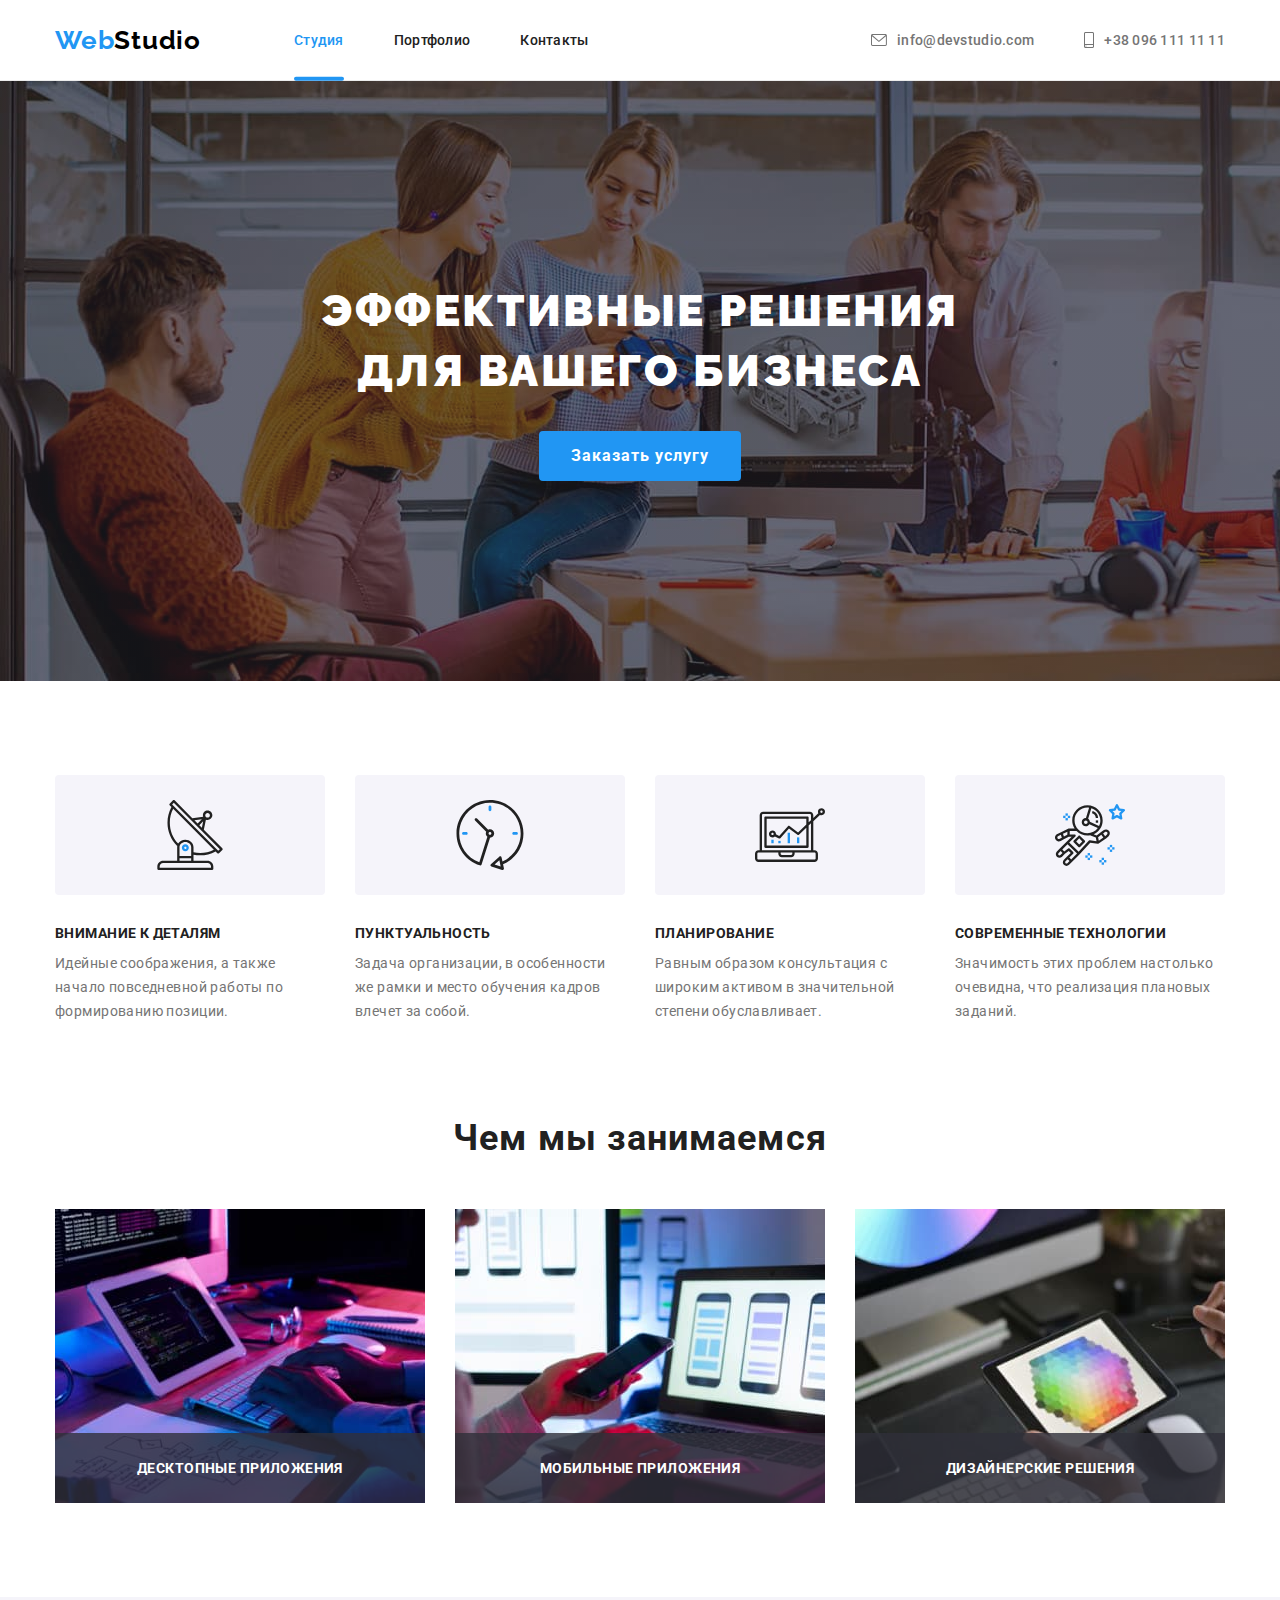
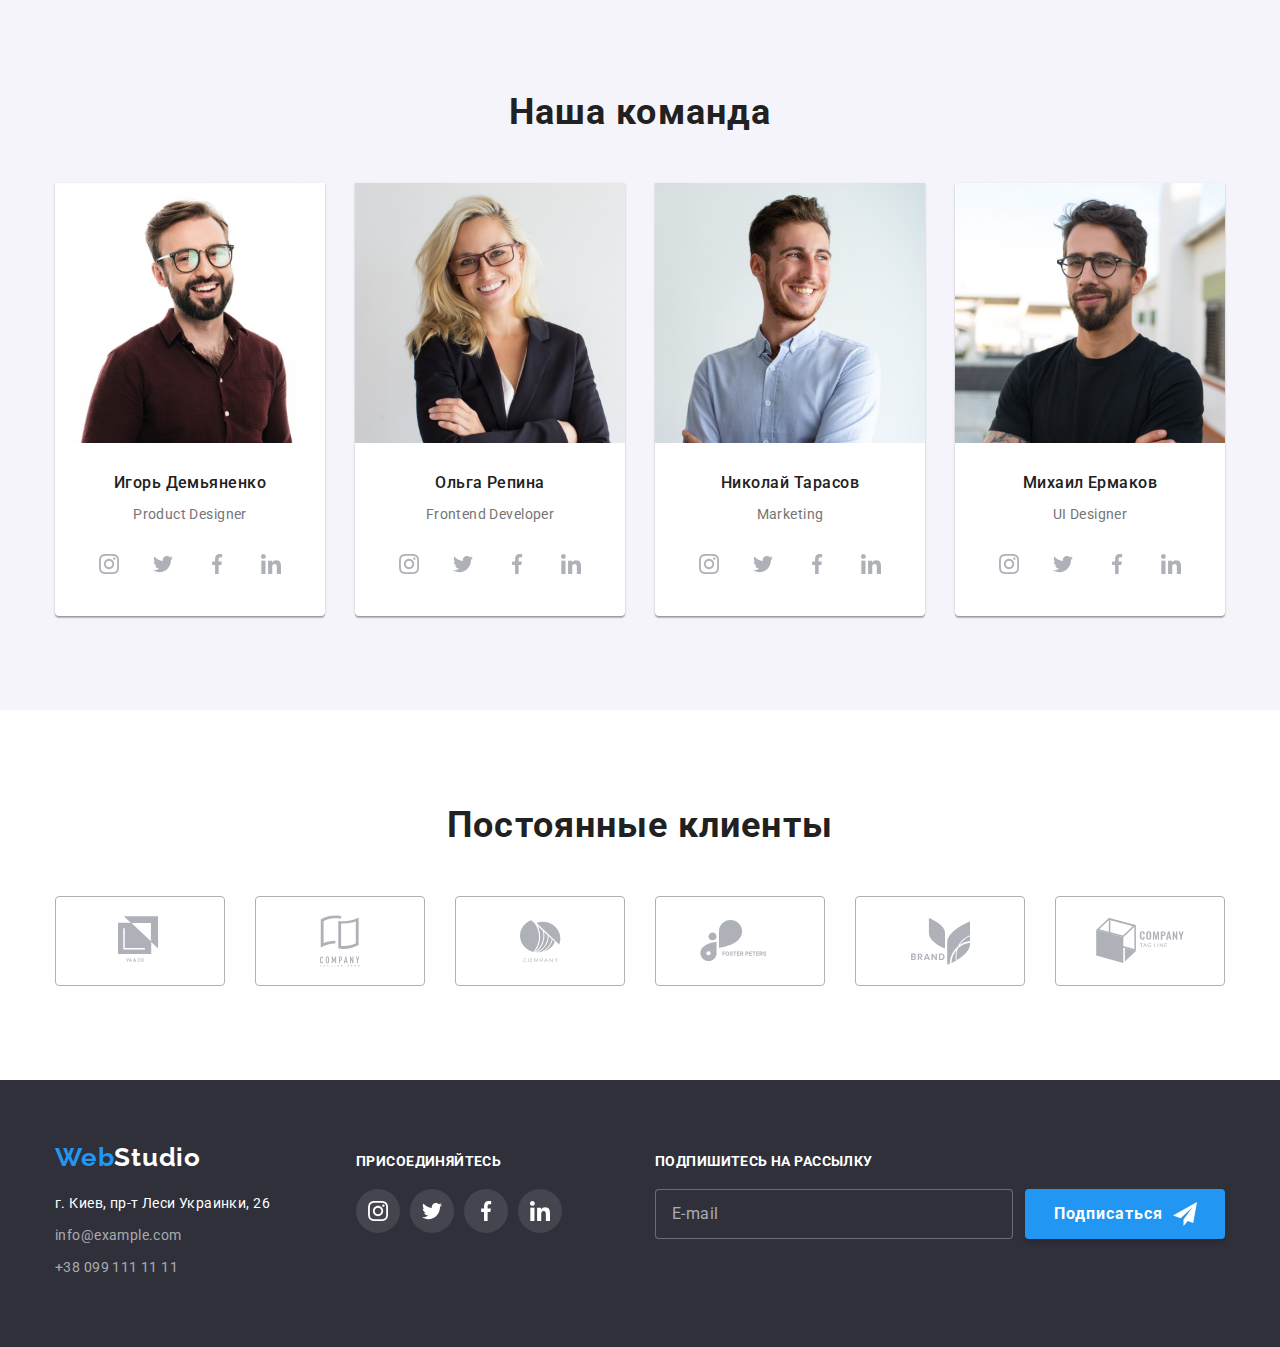
<file: index.html>
<!DOCTYPE html>
<html lang="ru">
  <head>
    <meta charset="UTF-8" />
    <meta name="viewport" content="width=device-width, initial-scale=1.0" />
    <title>WebStudio</title>
    <link rel="preconnect" href="https://fonts.gstatic.com" />
    <link
      href="https://fonts.googleapis.com/css2?family=Raleway:wght@700&family=Roboto:wght@400;500;700;900&display=swap"
      rel="stylesheet"
    />
    <link
      rel="stylesheet"
      href="https://cdnjs.cloudflare.com/ajax/libs/modern-normalize/0.6.0/modern-normalize.min.css"
    />
    <link
    rel="stylesheet"
    href="https://cdnjs.cloudflare.com/ajax/libs/animate.css/4.1.1/animate.min.css"
  />
    <link rel="stylesheet" href="style.css" />
  </head>
  <body class="page">
    <!-- Шапка сайта -->
    <header class="page-header">
    <div class="container">
        <nav class="main-nav">
          <a href="" class="logo animate__fadeInLeft"> <span class="logo-part">Web</span>Studio </a>
          <ul class="page-nav">
            <li><a href="./index.html" class="current">Студия</a></li>
            <li><a href="./portfolio.html">Портфолио</a></li>
            <li><a href="">Контакты</a></li>
          </ul>
          <ul class="upper-contacts">
            <li><a href="mailto:info@devstudio.com" class="mail-link"><svg class="mail-icon" width="16px" height="12px">
              <use href="./images/sprite.svg#icon-envelope"></use>
            </svg>info@devstudio.com</a></li>
            <li><a href="tel:+380961111111" class="phone-link"><svg class="phone-icon" width="10px" height="16px">
              <use href="./images/sprite.svg#icon-smartphone"></use>
            </svg>+38 096 111 11 11</a></li>
          </ul>
        </nav>
        </div>
      </header>
    <main>
      <!-- Герой -->
      <div class="overlay">
        <section class="hero-section">
          <div class="container">
            <h1 class="hero-title">
              Эффективные решения<br />
              для вашего бизнеса
            </h1>
            <button type="button" class="btn" data-modal-open>Заказать услугу</button>
          </div>
        </section>
      </div>
      <section class="about-section">
        <div class="container">
          <h2 class="visually-hidden">Преимущества</h2>
          <ul class="about-list">
            <li>
              <div class="box"><svg class="box-icon" width="70px" height="70px"><use href="./images/sprite.svg#icon-antenna"></use></svg></div>
              <h3 class="subtitle">Внимание к деталям</h3>
              <p class="description">
                Идейные соображения, а также начало повседневной работы по
                формированию позиции.
              </p>
            </li>
            <li>
              <div class="box"><svg class="box-icon" width="70px" height="70px"><use href="./images/sprite.svg#icon-clock"></use></svg></div>
              <h3 class="subtitle">Пунктуальность</h3>
              <p class="description">
                Задача организации, в особенности же рамки и место обучения
                кадров влечет за собой.
              </p>
            </li>
            <li>
              <div class="box"><svg class="box-icon" width="70px" height="70px"><use href="./images/sprite.svg#icon-diagram"></use></svg></div>
              <h3 class="subtitle">Планирование</h3>
              <p class="description">
                Равным образом консультация с широким активом в значительной
                степени обуславливает.
              </p>
            </li>
            <li>
              <div class="box"><svg class="box-icon" width="70px" height="70px"><use href="./images/sprite.svg#icon-astronaut"></use></svg></div>
              <h3 class="subtitle">Современные технологии</h3>
              <p class="description">
                Значимость этих проблем настолько очевидна, что реализация
                плановых заданий.
              </p>
            </li>
          </ul>
        </div>
      </section>
      <!-- Деятельность -->
      <section class="section">
        <div class="container">
          <h2 class="section-title">Чем мы занимаемся</h2>
          <ul class="activity-list">
            <li>
              <div class="activity-thumb">
              <img
                src="./images/box1.jpg"
                width="370"
                height="274"
                alt="Руки печатают по клавиатуре"
              />
              <div class="activity-overlay">
                <h3 class="subtitle activity">Десктопные приложения</h3>
              </div>
              </div>
            </li>
            <li>
              <div class="activity-thumb">
              <img
                src="./images/box2.jpg"
                width="370"
                height="274"
                alt="Телефон в руке"
              />
              <div class="activity-overlay">
               <h3 class="subtitle activity">Мобильные приложения</h3>
              </div>
              </div>
            </li>
            <li>
              <div class="activity-thumb">
              <img
                src="./images/box3.jpg"
                width="370"
                height="274"
                alt="Планшет в руке"
              />
              <div class="activity-overlay">
                <h3 class="subtitle activity">Дизайнерские решения</h3></div>
              </div>
            </li>
          </ul>
        </div>
      </section>
      <!-- Команда -->
      <section class="section team">
        <div class="container">
          <h2 class="section-title team">Наша команда</h2>
          <ul class="team-list">
            <li class="team-item">
              <img
                src="./images/igor_demyanenko.jpg"
                width="270"
                height="260"
                alt="Игорь Демьяненко"
              />
              <h3>Игорь Демьяненко</h3>
              <p class="description" lang="en">Product Designer</p>
              <ul class="social-list">
                <li class="social-item">
                  <a href="" class="social-link">
                    <svg class="social-icon">
                      <use href="./images/sprite.svg#icon-instagram"></use>
                    </svg>
                  </a>
                </li>
                <li class="social-item">
                  <a href="" class="social-link">
                    <svg class="social-icon">
                      <use href="./images/sprite.svg#icon-twitter"></use>
                    </svg>
                  </a>
                </li>
                <li class="social-item">
                  <a href="" class="social-link">
                    <svg class="social-icon">
                      <use href="./images/sprite.svg#icon-facebook"></use>
                    </svg>
                  </a>
                </li>
                <li class="social-item">
                  <a href="" class="social-link">
                    <svg class="social-icon">
                      <use href="./images/sprite.svg#icon-linkedin"></use>
                    </svg>
                  </a>
                </li>
              </ul>
            </li>
            <li class="team-item">
              <img
                src="./images/olga_repina.jpg"
                width="270"
                height="260"
                alt="Ольга Репина"
              />
              <h3>Ольга Репина</h3>
              <p class="description" lang="en">Frontend Developer</p>
               <ul class="social-list">
                <li class="social-item">
                  <a href="" class="social-link">
                    <svg class="social-icon">
                      <use href="./images/sprite.svg#icon-instagram"></use>
                    </svg>
                  </a>
                </li>
                <li class="social-item">
                  <a href="" class="social-link">
                    <svg class="social-icon">
                      <use href="./images/sprite.svg#icon-twitter"></use>
                    </svg>
                  </a>
                </li>
                <li class="social-item">
                  <a href="" class="social-link">
                    <svg class="social-icon">
                      <use href="./images/sprite.svg#icon-facebook"></use>
                    </svg>
                  </a>
                </li>
                <li class="social-item">
                  <a href="" class="social-link">
                    <svg class="social-icon">
                      <use href="./images/sprite.svg#icon-linkedin"></use>
                    </svg>
                  </a>
                </li>
              </ul>
            </li>
            </li>
            <li class="team-item">
              <img
                src="./images/nikolay_tarasov.jpg"
                width="270"
                height="260"
                alt="Николай Тарасов"
              />
              <h3>Николай Тарасов</h3>
              <p class="description" lang="en">Marketing</p>
               <ul class="social-list">
                <li class="social-item">
                  <a href="" class="social-link">
                    <svg class="social-icon">
                      <use href="./images/sprite.svg#icon-instagram"></use>
                    </svg>
                  </a>
                </li>
                <li class="social-item">
                  <a href="" class="social-link">
                    <svg class="social-icon">
                      <use href="./images/sprite.svg#icon-twitter"></use>
                    </svg>
                  </a>
                </li>
                <li class="social-item">
                  <a href="" class="social-link">
                    <svg class="social-icon">
                      <use href="./images/sprite.svg#icon-facebook"></use>
                    </svg>
                  </a>
                </li>
                <li class="social-item">
                  <a href="" class="social-link">
                    <svg class="social-icon">
                      <use href="./images/sprite.svg#icon-linkedin"></use>
                    </svg>
                  </a>
                </li>
              </ul>
            </li>
            </li>
            <li class="team-item">
              <img
                src="./images/mikhail_jermakov.jpg"
                width="270"
                height="260"
                alt="Михаил Ермаков"
              />
              <h3>Михаил Ермаков</h3>
              <p class="description" lang="en">UI Designer</p>
               <ul class="social-list">
                <li class="social-item">
                  <a href="" class="social-link">
                    <svg class="social-icon">
                      <use href="./images/sprite.svg#icon-instagram"></use>
                    </svg>
                  </a>
                </li>
                <li class="social-item">
                  <a href="" class="social-link">
                    <svg class="social-icon">
                      <use href="./images/sprite.svg#icon-twitter"></use>
                    </svg>
                  </a>
                </li>
                <li class="social-item">
                  <a href="" class="social-link">
                    <svg class="social-icon">
                      <use href="./images/sprite.svg#icon-facebook"></use>
                    </svg>
                  </a>
                </li>
                <li class="social-item">
                  <a href="" class="social-link">
                    <svg class="social-icon">
                      <use href="./images/sprite.svg#icon-linkedin"></use>
                    </svg>
                  </a>
                </li>
              </ul>
            </li>
            </li>
          </ul>
        </div>
      </section>
      <section class="section">
        <div class="container">
         <h2 class="section-title">Постоянные клиенты</h2>
         <ul class="clients-list">
           <li class="client"><a href="" class="client-link"><svg class="client-icon" width="44.27px" height="49.23px"
          ><use href="./images/sprite.svg#icon-client1"></use></svg></a></li>
           <li class="client"><a href="" class="client-link"><svg class="client-icon" width="40px" height="52px"
          ><use href="./images/sprite.svg#icon-client2"></use></svg></a></li>
           <li class="client"><a href="" class="client-link"><svg class="client-icon" width="41px" height="42.6px"
          ><use href="./images/sprite.svg#icon-client3"></use></svg></a></li>
           <li class="client"><a href="" class="client-link"><svg class="client-icon" width="79.66px" height="42.02px"
          ><use href="./images/sprite.svg#icon-client4"></use></svg></a></li>
           <li class="client"><a href="" class="client-link"><svg class="client-icon" width="59px" height="47px"
          ><use href="./images/sprite.svg#icon-client5"></use></svg></a></li>
           <li class="client"><a href="" class="client-link"><svg class="client-icon" width="88.48px" height="45.44px"
          ><use href="./images/sprite.svg#icon-client6"></use></svg></a></li>
         </ul>
        </div>
      </section>
    </main>
    <div class="backdrop is-hidden" data-modal>
      <div class="modal">
        <p class="modal-title">Оставьте свои данные, мы вам перезвоним
        </p>

         <form class="form">
           <label class="label">Имя
             <span class="input-wrapper">
             <input type="text" class="input-field" name="user-name" required>
             <svg class="user-icon" width="18px" height="18px"
          ><use href="./images/sprite.svg#user"></use></svg>
          </span>
           </label>
            <label class="label">Телефон
              <span class="input-wrapper">
             <input type="tel" class="input-field" name="user-tel" required>
             <svg class="user-icon" width="18px" height="18px"
          ><use href="./images/sprite.svg#phone"></use></svg>
          </span>
           </label>
           <label class="label">Почта
             <span class="input-wrapper">
             <input type="email" class="input-field" name="user-email" required>
             <svg class="user-icon" width="18px" height="18px"
          ><use href="./images/sprite.svg#email"></use></svg>
          </span>
           </label>
           <label class="label message">Комментарий
             <textarea name="message-field" class="message-field" placeholder="Введите текст
            "></textarea>
           </label>
           <input type="checkbox" class="checkbox visually-hidden" name="policy-field"  value="accept-policy" id="policy">
           
           <label for="policy" class="policy-label">Соглашаюсь с рассылкой и принимаю&nbsp; <a href="" class="policy-link"> Условия договора</a></label>
           <button type="submit" class="btn modal-submit">Отправить</button>
         </form>
        

        <button type="button" class="close-btn" data-modal-close>
          <svg class="close-icon" width="12px" height="12px">
            <use href="./images/sprite.svg#close"></use>
          </svg>
        </button>
      </div>
    </div>
    <!-- Подвал -->
    <footer class="page-footer">
      <div class="container">
        <div class="footer-flex">
        <div class="footer-contacts">
        <a href="" class="logo footer">
          <span class="logo-part">Web</span>Studio
        </a>
        <address class="bottom-contacts">
          <p>г. Киев, пр-т Леси Украинки, 26</p>
          <a href="mailto:info@example.com">info@example.com</a>
          <a href="tel:+380991111111">+38 099 111 11 11</a>
        </address>
        </div>
        <div class="footer-social">
          <p class="join">Присоединяйтесь</p>
          <ul class="social-list footer">
                <li class="social-item-footer">
                  <a href="" class="social-link-footer">
                    <svg class="social-icon-footer">
                      <use href="./images/sprite.svg#icon-instagram"></use>
                    </svg>
                  </a>
                </li>
                <li class="social-item-footer">
                  <a href="" class="social-link-footer">
                    <svg class="social-icon-footer">
                      <use href="./images/sprite.svg#icon-twitter"></use>
                    </svg>
                  </a>
                </li>
                <li class="social-item-footer">
                  <a href="" class="social-link-footer">
                    <svg class="social-icon-footer">
                      <use href="./images/sprite.svg#icon-facebook"></use>
                    </svg>
                  </a>
                </li>
                <li class="social-item-footer">
                  <a href="" class="social-link-footer">
                    <svg class="social-icon-footer">
                      <use href="./images/sprite.svg#icon-linkedin"></use>
                    </svg>
                  </a>
                </li>
              </ul>
        </div>
         <div class="footer-subscribe">
            <p class="join">Подпишитесь на рассылку</p>
            <form class="footer-form">
              <input
                type="email"
                name="email"
                placeholder="E-mail"
                class="email-input"
              />

              <button type="submit" class="btn footer">
                Подписаться<svg class="send-icon" width="24" height="24">
                  <use href="./images/sprite.svg#send"></use>
                </svg>
              </button>
            </form>
          </div>
        </div>
      </div>
    </footer>
    <script src="./js/modal.js"></script>
  </body>
</html>
</file>
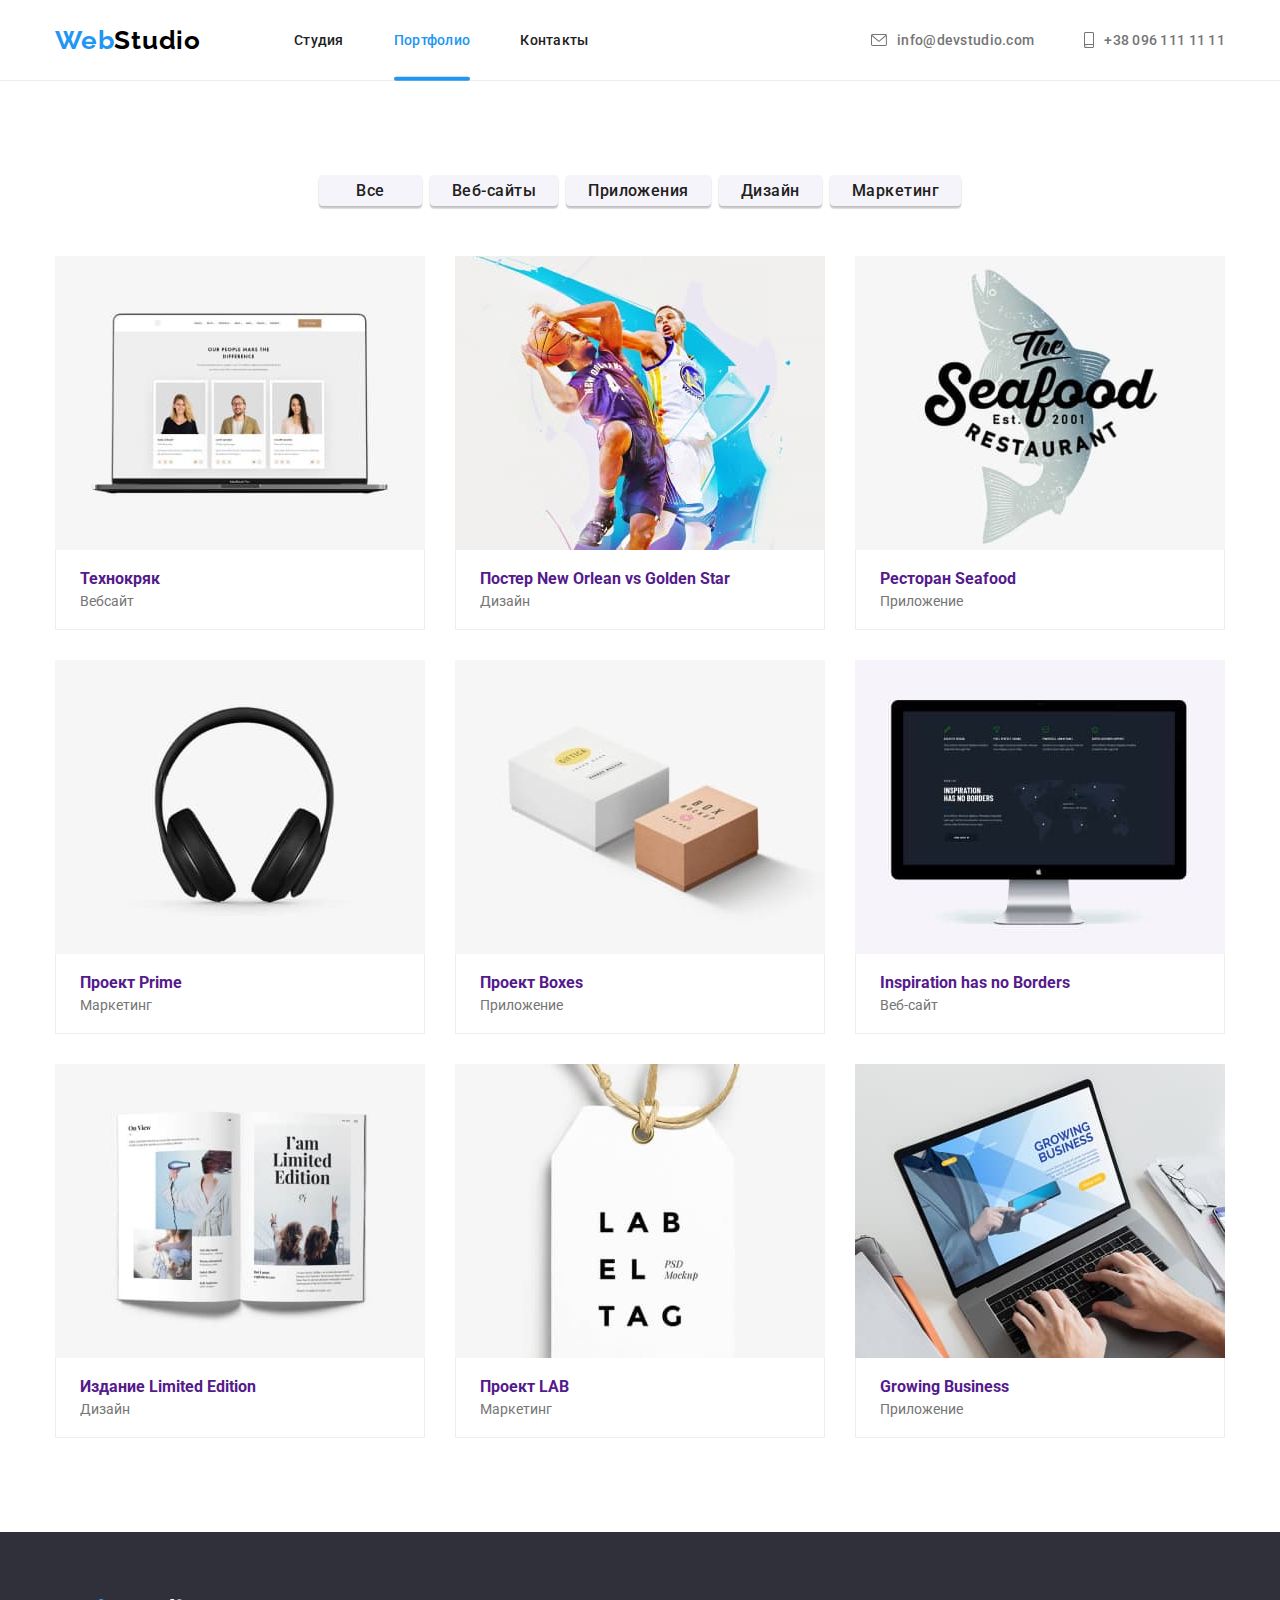
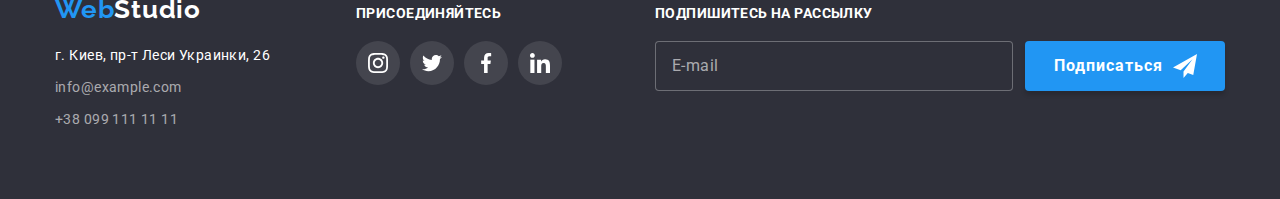
<file: portfolio.html>
<!DOCTYPE html>
<html lang="ru">
  <head>
    <meta charset="UTF-8" />
    <meta name="viewport" content="width=device-width, initial-scale=1.0" />
    <title>Portfolio</title>
    <link rel="preconnect" href="https://fonts.gstatic.com" />
    <link
      href="https://fonts.googleapis.com/css2?family=Raleway:wght@700&family=Roboto:wght@400;500;700;900&display=swap"
      rel="stylesheet"
    />
    <link
      rel="stylesheet"
      href="https://cdnjs.cloudflare.com/ajax/libs/modern-normalize/0.6.0/modern-normalize.min.css"
    />
    <link
      rel="stylesheet"
      href="https://cdnjs.cloudflare.com/ajax/libs/animate.css/4.1.1/animate.min.css"
    />
    <link rel="stylesheet" href="style.css" />
  </head>
  <body class="page">
    <!-- Шапка сайта -->
    <header class="page-header portfolio">
      <div class="container">
        <nav class="main-nav">
          <a href="" class="logo animate__fadeInLeft">
            <span class="logo-part">Web</span>Studio
          </a>
          <ul class="page-nav">
            <li><a href="./index.html">Студия</a></li>
            <li><a href="./portfolio.html" class="current">Портфолио</a></li>
            <li><a href="">Контакты</a></li>
          </ul>
          <ul class="upper-contacts">
            <li>
              <a href="mailto:info@devstudio.com" class="mail-link"
                ><svg class="mail-icon" width="16px" height="12px">
                  <use href="./images/sprite.svg#icon-envelope"></use></svg
                >info@devstudio.com</a
              >
            </li>
            <li>
              <a href="tel:+380961111111" class="phone-link"
                ><svg class="phone-icon" width="10px" height="16px">
                  <use href="./images/sprite.svg#icon-smartphone"></use></svg
                >+38 096 111 11 11</a
              >
            </li>
          </ul>
        </nav>
      </div>
    </header>
    <main>
      <section class="portfolio">
        <div class="container">
          <h2 class="visually-hidden">Портфолио</h2>
          <div class="portfolio-nav">
            <ul class="nav-list">
              <li>
                <button type="button" class="button">Все</button>
              </li>
              <li>
                <button type="button" class="button">Веб-сайты</button>
              </li>
              <li>
                <button type="button" class="button">Приложения</button>
              </li>
              <li>
                <button type="button" class="button">Дизайн</button>
              </li>
              <li>
                <button type="button" class="button">Маркетинг</button>
              </li>
            </ul>
          </div>
          <div class="projects">
            <ul class="projects-list">
              <li>
                <div class="card">
                  <a href="" class="project-link">
                    <div class="card-wrapper">
                      <img
                        src="./images/website1.jpg"
                        width="370"
                        height="294"
                        alt="Интернет страница открыта на компьютере"
                      />
                      <p class="card-overlay">
                        Технокряк это современная площадка распространения
                        коронавируса. Компании используют эту платформу для
                        цифрового шпионажа и атак на защищённые сервера
                        конкурентов.
                      </p>
                    </div>
                    <div class="card-content">
                      <h3>Технокряк</h3>
                      <p>Вебсайт</p>
                    </div>
                  </a>
                </div>
              </li>
              <li>
                <div class="card">
                  <a href="" class="project-link">
                    <div class="card-wrapper">
                      <img
                        src="./images/design1.jpg"
                        width="370"
                        height="294"
                        alt="Баскетболисты бросают мяч"
                      />
                      <p class="card-overlay">
                        Технокряк это современная площадка распространения
                        коронавируса. Компании используют эту платформу для
                        цифрового шпионажа и атак на защищённые сервера
                        конкурентов.
                      </p>
                    </div>
                    <div class="card-content">
                      <h3>
                        Постер <span lang="en"> New Orlean vs Golden Star</span>
                      </h3>
                      <p>Дизайн</p>
                    </div>
                  </a>
                </div>
              </li>
              <li>
                <div class="card">
                  <a href="" class="project-link">
                    <div class="card-wrapper">
                      <img
                        src="./images/app1.jpg"
                        width="370"
                        height="294"
                        alt="Логотип ресторана"
                      />
                      <p class="card-overlay">
                        Технокряк это современная площадка распространения
                        коронавируса. Компании используют эту платформу для
                        цифрового шпионажа и атак на защищённые сервера
                        конкурентов.
                      </p>
                    </div>
                    <div class="card-content">
                      <h3>Ресторан <span lang="en">Seafood</span></h3>
                      <p>Приложение</p>
                    </div>
                  </a>
                </div>
              </li>
              <li>
                <div class="card">
                  <a href="" class="project-link">
                    <div class="card-wrapper">
                      <img
                        src="./images/marketing1.jpg"
                        width="370"
                        height="294"
                        alt="Наушники"
                      />
                      <p class="card-overlay">
                        Технокряк это современная площадка распространения
                        коронавируса. Компании используют эту платформу для
                        цифрового шпионажа и атак на защищённые сервера
                        конкурентов.
                      </p>
                    </div>
                    <div class="card-content">
                      <h3>Проект <span lang="en">Prime</span></h3>
                      <p>Маркетинг</p>
                    </div>
                  </a>
                </div>
              </li>
              <li>
                <div class="card">
                  <a href="" class="project-link">
                    <div class="card-wrapper">
                      <img
                        src="./images/app2.jpg"
                        width="370"
                        height="294"
                        alt="Белый и коричневый ящики"
                      />
                      <p class="card-overlay">
                        Технокряк это современная площадка распространения
                        коронавируса. Компании используют эту платформу для
                        цифрового шпионажа и атак на защищённые сервера
                        конкурентов.
                      </p>
                    </div>
                    <div class="card-content">
                      <h3>Проект <span>Boxes</span></h3>
                      <p>Приложение</p>
                    </div>
                  </a>
                </div>
              </li>
              <li>
                <div class="card">
                  <a href="" class="project-link">
                    <div class="card-wrapper">
                      <img
                        src="./images/website2.jpg"
                        width="370"
                        height="294"
                        alt="Монитор"
                      />
                      <p class="card-overlay">
                        Технокряк это современная площадка распространения
                        коронавируса. Компании используют эту платформу для
                        цифрового шпионажа и атак на защищённые сервера
                        конкурентов.
                      </p>
                    </div>
                    <div class="card-content">
                      <h3 lang="en">Inspiration has no Borders</h3>
                      <p>Веб-сайт</p>
                    </div>
                  </a>
                </div>
              </li>
              <li>
                <div class="card">
                  <a href="" class="project-link">
                    <div class="card-wrapper">
                      <img
                        src="./images/design2.jpg"
                        width="370"
                        height="294"
                        alt="Открытая книга"
                      />
                      <p class="card-overlay">
                        Технокряк это современная площадка распространения
                        коронавируса. Компании используют эту платформу для
                        цифрового шпионажа и атак на защищённые сервера
                        конкурентов.
                      </p>
                    </div>
                    <div class="card-content">
                      <h3>Издание <span lang="en">Limited Edition</span></h3>
                      <p>Дизайн</p>
                    </div>
                  </a>
                </div>
              </li>
              <li>
                <div class="card">
                  <a href="" class="project-link">
                    <div class="card-wrapper">
                      <img
                        src="./images/marketing2.jpg"
                        width="370"
                        height="294"
                        alt="Бирка"
                      />
                      <p class="card-overlay">
                        Технокряк это современная площадка распространения
                        коронавируса. Компании используют эту платформу для
                        цифрового шпионажа и атак на защищённые сервера
                        конкурентов.
                      </p>
                    </div>
                    <div class="card-content">
                      <h3>Проект <span lang="en">LAB</span></h3>
                      <p>Маркетинг</p>
                    </div>
                  </a>
                </div>
              </li>
              <li>
                <div class="card">
                  <a href="" class="project-link">
                    <div class="card-wrapper">
                      <img
                        src="./images/app3.jpg"
                        width="370"
                        height="294"
                        alt="Руки печатают по клавиатуре"
                      />
                      <p class="card-overlay">
                        Технокряк это современная площадка распространения
                        коронавируса. Компании используют эту платформу для
                        цифрового шпионажа и атак на защищённые сервера
                        конкурентов.
                      </p>
                    </div>
                    <div class="card-content">
                      <h3 lang="en">Growing Business</h3>
                      <p>Приложение</p>
                    </div>
                  </a>
                </div>
              </li>
            </ul>
          </div>
        </div>
      </section>
    </main>
    <!-- Подвал -->
    <footer class="page-footer">
      <div class="container">
        <div class="footer-flex">
          <div class="footer-contacts">
            <a href="" class="logo footer">
              <span class="logo-part">Web</span>Studio
            </a>
            <address class="bottom-contacts">
              <p>г. Киев, пр-т Леси Украинки, 26</p>
              <a href="mailto:info@example.com">info@example.com</a>
              <a href="tel:+380991111111">+38 099 111 11 11</a>
            </address>
          </div>
          <div class="footer-social">
            <p class="join">Присоединяйтесь</p>
            <ul class="social-list footer">
              <li class="social-item-footer">
                <a href="" class="social-link-footer">
                  <svg class="social-icon-footer">
                    <use href="./images/sprite.svg#icon-instagram"></use>
                  </svg>
                </a>
              </li>
              <li class="social-item-footer">
                <a href="" class="social-link-footer">
                  <svg class="social-icon-footer">
                    <use href="./images/sprite.svg#icon-twitter"></use>
                  </svg>
                </a>
              </li>
              <li class="social-item-footer">
                <a href="" class="social-link-footer">
                  <svg class="social-icon-footer">
                    <use href="./images/sprite.svg#icon-facebook"></use>
                  </svg>
                </a>
              </li>
              <li class="social-item-footer">
                <a href="" class="social-link-footer">
                  <svg class="social-icon-footer">
                    <use href="./images/sprite.svg#icon-linkedin"></use>
                  </svg>
                </a>
              </li>
            </ul>
          </div>
          <div class="footer-subscribe">
            <p class="join">Подпишитесь на рассылку</p>
            <form class="footer-form">
              <input
                type="email"
                name="email"
                placeholder="E-mail"
                class="email-input"
              />

              <button type="submit" class="btn footer">
                Подписаться<svg class="send-icon" width="24" height="24">
                  <use href="./images/sprite.svg#send"></use>
                </svg>
              </button>
            </form>
          </div>
        </div>
      </div>
    </footer>
  </body>
</html>
</file>
<file: style.css>
/* цвет основного текста #212121 */
/* вторичный цвет текста #FFFFFF */
/* акцент текста #757575 */
/* акцент текста снизу rgba(255, 255, 255, 0.6) */
/* цвет акцент #2196F3 */
/* фоновый цвет #FFFFFF #E5E5E5 */
/* доп фоновый цвет #F5F4FA */

/* Основной шрифт Roboto 400 */
/*  Навигация и имена команды Roboto 500 */
/* Заголовки и кнопка Roboto 700 */
/* Заголовок героя Roboto 900 */
/* Лого Raleway 700 */

:root {
  /* colors */
  --primary-text-color: #212121;
  --secondary-text-color: #757575;
  --accent-color: #2196f3;
  --additional-white-color: #ffffff;
  --additional-black-color: #000000;
  --footer-link-color: rgba(255, 255, 255, 0.6);
  --primary-bg-color: #ffffff;
  --hero-bg-color: #2f303a;
  --additional-bg-color: #f5f4fa;
  /* fonts */
  --main-font: "Roboto", sans-serif;
  --secondary-font: "Raleway", sans-serif;
  --main-font-size: 14px;
  --secondary-font-size: 16px;
  --title-font-size: 36px;
}

/* глобальные */

html {
  box-sizing: border-box;
}

*,
*::before,
*::after {
  box-sizing: inherit;
}

body,
h1,
h2,
h3,
h4,
h5,
p,
ul {
  margin: 0;
  padding: 0;
}

ul {
  list-style: none;
}

a {
  text-decoration: none;
  transition: 250ms cubic-bezier(0.4, 0, 0.2, 1);
}

button {
  transition: 250ms cubic-bezier(0.4, 0, 0.2, 1);
  cursor: pointer;
}

/* a:visited,
a:active {
  color: var(--primary-text-color);
} */

img {
  display: block;
  max-width: 100%;
  height: auto;
}

.page {
  background-color: #ffffff;
  color: var(--primary-text-color);
  font-family: var(--main-font);
  font-size: var(--main-font-size);
}

.container {
  width: 1200px;
  padding-left: 15px;
  padding-right: 15px;
  margin: 0 auto;
  /* outline: 2px solid black; */
}

/* лого */

.logo {
  color: var(--additional-black-color);
  font-family: var(--secondary-font);
  font-style: normal;
  font-weight: bold;
  font-size: 26px;
  line-height: 31px;
  letter-spacing: 0.03em;

  animation-duration: 1000ms;
}

.logo-part {
  color: var(--accent-color);
}

/* навигация */

.page-header {
  /* max-width: 1600px;
  margin: 0px auto; */
  border-bottom: 1px solid #ececec;
}

.page-nav {
  margin-left: 93px;
}

.upper-contacts {
  margin-left: auto;
}

.mail-link,
.phone-link {
  display: flex;
  align-items: center;
  justify-content: center;
}

.mail-icon,
.phone-icon {
  margin-right: 10px;
  fill: currentColor;
}

.page-nav,
.upper-contacts {
  font-style: normal;
  font-weight: 500;
  line-height: 16px;
  letter-spacing: 0.02em;
  display: flex;
  padding-top: 32px;
  padding-bottom: 32px;
}

.page-nav a {
  color: var(--primary-text-color);
}

.page-nav li + li,
.upper-contacts li + li {
  margin-left: 50px;
}

.main-nav {
  display: flex;
  align-items: center;
  justify-content: center;
}

.upper-contacts a {
  color: var(--secondary-text-color);
}
.page-nav .current,
.page-nav a:hover,
.page-nav a:focus,
.upper-contacts a:hover,
.upper-contacts a:focus,
.bottom-contacts a:hover,
.bottom-contacts a:focus {
  color: var(--accent-color);
}

.page-nav li {
  position: relative;
}

.current::after {
  content: "";
  position: absolute;
  left: 0px;
  bottom: 0px;
  display: block;
  width: 100%;
  height: 4px;
  border-radius: 4px;
  background-color: var(--accent-color);
  transform: translateY(820%);
}

.mail-link:hover .mail-icon,
.mail-link:focus .mail-icon,
.phone-link:hover .phone-icon,
.phone-link:focus .phone-icon {
  fill: var(--accent-color);
}

/* main */

.overlay {
  max-width: 1600px;
  margin: 0 auto;
  margin-bottom: 94px;
  background-image: linear-gradient(
      rgba(47, 48, 58, 0.4),
      rgba(47, 48, 58, 0.4)
    ),
    url(./images/hero.jpg);
  background-repeat: no-repeat;
  background-size: cover;
}

.hero-section {
  /* background-color: var(--hero-bg-color); */
  text-align: center;
  padding-top: 200px;
  padding-bottom: 200px;
}

.hero-title {
  color: var(--additional-white-color);
  font-family: var(--secondary-font);
  font-size: 44px;
  text-transform: uppercase;
  font-weight: 900;
  line-height: 60px;
  letter-spacing: 0.06em;
  text-align: center;
  margin-bottom: 30px;
}

.btn {
  font-family: var(--main-font);
  color: var(--additional-white-color);
  background-color: var(--accent-color);
  font-size: var(--secondary-font-size);
  font-style: normal;
  font-weight: 700;
  min-width: 200px;
  line-height: 30px;
  letter-spacing: 0.06em;
  text-align: center;
  border-radius: 4px;
  padding: 10px 32px;
  border: none;
}

.about-section {
  margin-bottom: 94px;
}

.box {
  display: flex;
  justify-content: center;
  align-items: center;
  width: 270px;
  height: 120px;
  background-color: var(--additional-bg-color);
  border-radius: 4px;
  margin-bottom: 30px;
}

.subtitle {
  font-size: var(--main-font-size);
  font-style: normal;
  font-weight: bold;
  line-height: 16px;
  letter-spacing: 0.03em;
  text-transform: uppercase;
  margin-bottom: 10px;
}

.description {
  color: var(--secondary-text-color);
  font-style: normal;
  font-weight: 400;
  line-height: 24px;
  letter-spacing: 0.03em;
  text-align: left;
}

.about-list {
  display: flex;
}

.about-list li + li {
  margin-left: 30px;
}

.activity-list {
  display: flex;
  justify-content: space-between;
}

.activity-list img {
  display: block;
}

.activity-thumb {
  position: relative;
}

.activity-overlay {
  position: absolute;
  display: flex;
  align-items: center;
  justify-content: center;
  left: 0px;
  bottom: 0px;

  width: 100%;
  min-height: 70px;

  background: rgba(47, 48, 58, 0.8);
}

.activity {
  color: var(--additional-white-color);
  margin: 0px;
}

.section .section-title {
  font-style: normal;
  font-weight: bold;
  font-size: var(--title-font-size);
  line-height: 42px;
  text-align: center;
  letter-spacing: 0.03em;
  margin-bottom: 50px;
}

.section-title.team {
  padding-top: 94px;
}

.section.team {
  padding-bottom: 94px;
}

.section {
  margin-bottom: 94px;
}

.team-list {
  display: flex;
  justify-content: space-between;
}

.team-list .team-item {
  background-color: var(--additional-white-color);
  box-shadow: 0px 1px 3px rgba(0, 0, 0, 0.12), 0px 1px 1px rgba(0, 0, 0, 0.14),
    0px 2px 1px rgba(0, 0, 0, 0.2);
  border-radius: 0px 0px 4px 4px;
}

.team-list .team-item + li {
  margin-left: 30px;
}

.team-list img {
  display: block;
  margin-bottom: 30px;
}

.team-list h3 {
  font-style: normal;
  font-weight: 500;
  font-size: var(--secondary-font-size);
  line-height: 19px;
  letter-spacing: 0.03em;
  margin-bottom: 10px;
  text-align: center;
}

.team-list p {
  text-align: center;
  margin-bottom: 16px;
}

.team {
  background-color: var(--additional-bg-color);
}

.social-list {
  display: flex;
  justify-content: center;
  padding-bottom: 30px;
  padding-right: 32px;
  padding-left: 32px;
}

.social-list .social-item + li {
  margin-left: 10px;
}

.social-link {
  display: flex;
  justify-content: center;
  align-items: center;
  width: 44px;
  height: 44px;
  border-radius: 50%;
}

.social-link:hover,
.social-link:focus {
  background-color: var(--accent-color);
}

.social-link:hover .social-icon,
.social-link:focus .social-icon {
  fill: var(--additional-white-color);
}

.social-icon {
  width: 20px;
  height: 20px;
  fill: #afb1b8;
}

.visually-hidden {
  position: absolute;
  width: 1px;
  height: 1px;
  margin: -1px;
  border: 0;
  padding: 0;

  white-space: nowrap;
  clip-path: inset(100%);
  clip: rect(0 0 0 0);
  overflow: hidden;
}

/* Клиенты */

.clients-list {
  display: flex;
  justify-content: space-between;
  align-items: center;
}

.clients-list .client + li {
  margin-left: 30px;
}

.client-link {
  display: flex;
  justify-content: center;
  align-items: center;
  width: 170px;
  height: 90px;
  border: 1px solid #afb1b8;
  border-radius: 4px;
  color: #afb1b8;
}

.client-link:hover,
.client-link:focus {
  border-color: var(--accent-color);
}

.client-link:hover .client-icon,
.client-link:focus .client-icon {
  fill: var(--accent-color);
}

.client-icon {
  fill: currentColor;
  transition: fill 250ms cubic-bezier(0.4, 0, 0.2, 1);
}

/* Подвал */

.logo.footer {
  display: block;
  color: var(--additional-white-color);
  margin-bottom: 18px;
}

.page-footer {
  background-color: var(--hero-bg-color);
  padding-top: 62px;
  padding-bottom: 60px;
}

.bottom-contacts {
  font-style: normal;
  font-weight: normal;
  line-height: 24px;
  letter-spacing: 0.03em;
}

.bottom-contacts a {
  display: block;
  color: var(--footer-link-color);
  margin-bottom: 8px;
}

.bottom-contacts p {
  color: var(--additional-white-color);
  margin-bottom: 8px;
}

.footer-flex {
  display: flex;
  align-items: baseline;
}

.footer-social {
  margin-left: auto;
}

.social-list.footer {
  padding: 0;
}

.social-link-footer {
  display: flex;
  justify-content: center;
  align-items: center;
  width: 44px;
  height: 44px;
  border-radius: 50%;
  color: var(--additional-white-color);
  background: rgba(255, 255, 255, 0.1);
}

.social-icon-footer {
  width: 20px;
  height: 20px;
  fill: currentColor;
}

.social-link-footer:hover,
.social-link-footer:focus {
  background-color: var(--accent-color);
}

.social-list .social-item-footer + li {
  margin-left: 10px;
}

.join {
  font-size: var(--main-font-size);
  color: var(--additional-white-color);
  font-weight: bold;
  line-height: 16px;
  letter-spacing: 0.03em;
  text-transform: uppercase;
  margin-bottom: 20px;
  align-items: center;
  /* padding-top: 12px; */
}

.footer-subscribe {
  margin-left: 93px;
}

.footer-form {
  display: flex;
  align-items: center;
  justify-content: center;
  /* margin: 0px;
  padding: 0px; */
}

.email-input {
  min-width: 358px;
  height: 50px;
  border: 1px solid rgba(255, 255, 255, 0.3);
  border-radius: 4px;
  background: var(--hero-bg-color);
  padding-left: 16px;
}

.email-input::placeholder {
  color: rgba(255, 255, 255, 0.6);
  font-family: Roboto;
  font-size: 16px;
  line-height: 20px;
  letter-spacing: 0.03em;
}

.btn.footer {
  display: flex;
  align-items: center;
  justify-content: center;
  margin-left: 12px;
  padding-top: 10px;
  padding-bottom: 10px;
  padding-left: 29px;
  padding-right: 28px;
  background: #2196f3;
  box-shadow: 0px 4px 4px rgba(0, 0, 0, 0.15);
}

.send-icon {
  margin-left: 10px;
}

/* Портфолио */

.projects p {
  color: var(--secondary-text-color);
}

.nav-list {
  display: flex;
  justify-content: center;
}

.nav-list li + li {
  margin-left: 8px;
}

.nav-list .button {
  font-size: var(--secondary-font-size);
  font-style: normal;
  font-weight: 500;
  line-height: 19px;
  letter-spacing: 0.03em;
  text-align: center;
}

.button {
  font-family: var(--main-font);
  color: var(--primary-text-color);
  background-color: var(--additional-bg-color);
  font-style: normal;
  font-weight: 500;
  font-size: 16px;
  min-width: 103px;
  line-height: 26px;
  text-align: center;
  letter-spacing: 0.03em;
  border-radius: 4px;
  padding: 6px 22px;
  border: none;
  box-shadow: 0px 3px 1px rgba(0, 0, 0, 0.1), 0px 1px 2px rgba(0, 0, 0, 0.08),
    0px 2px 2px rgba(0, 0, 0, 0.12);
}
.is-current,
.button:hover,
.button:focus {
  color: var(--additional-white-color);
  background-color: var(--accent-color);
}

.portfolio {
  margin-bottom: 94px;
}

.portfolio-nav {
  margin-bottom: 50px;
}

/* .projects img { */
/* margin-bottom: 20px;
} */

.projects h3 {
  margin-bottom: 4px;
}

.projects-list {
  display: flex;
  flex-wrap: wrap;
}

.projects-list li {
  width: 370px;
  margin-right: 30px;
  margin-bottom: 30px;
}

.project-link {
  display: block;
}

.project-link:hover,
.project-link:focus {
  box-shadow: 0px 1px 1px rgba(0, 0, 0, 0.12), 0px 4px 4px rgba(0, 0, 0, 0.06),
    1px 4px 6px rgba(0, 0, 0, 0.16);
}

.projects-list li:nth-child(3n) {
  margin-right: 0px;
}

.projects-list li:nth-last-child(-n + 3) {
  margin-bottom: 0px;
}

.card-wrapper {
  position: relative;
  overflow: hidden;
}

p.card-overlay {
  position: absolute;
  top: 0px;
  left: 0px;
  width: 100%;
  height: 100%;
  display: flex;
  justify-content: space-between;
  padding: 63px 24px;
  font-size: 18px;
  font-family: var(--main-font);
  line-height: 1.556;
  letter-spacing: 0.03em;
  color: white;
  background: rgba(33, 150, 243, 0.9);
  transition: transform 250ms cubic-bezier(0.4, 0, 0.2, 1);
  transform: translateY(100%);
}

.project-link:hover .card-overlay,
.project-link:focus .card-overlay {
  transform: translateY(0);
}

.card-content {
  padding: 20px 24px;
  border-left: 1px solid #eeeeee;
  border-bottom: 1px solid #eeeeee;
  border-right: 1px solid #eeeeee;
}

/* модалка */

.backdrop {
  position: fixed;
  left: 0px;
  top: 0px;
  width: 100%;
  height: 100%;
  background: rgba(0, 0, 0, 0.2);

  transition: all 500ms cubic-bezier(0.4, 0, 0.2, 1);
}

.is-hidden {
  opacity: 0;
  visibility: hidden;
  pointer-events: none;
}

.backdrop.is-hidden .modal {
  transform: translate(-50%, -50%) scale(0);
}

.modal {
  min-width: 528px;
  min-height: 581px;
  background-color: #fff;

  position: absolute;
  top: 50%;
  left: 50%;
  transform: translate(-50%, -50%) scale(1);
  transition: transform 500ms cubic-bezier(0.4, 0, 0.2, 1);
}

.close-btn {
  position: absolute;
  width: 30px;
  height: 30px;
  right: 8px;
  top: 8px;
  display: flex;
  align-items: center;
  justify-content: center;
  background: #ffffff;
  border: 1px solid rgba(0, 0, 0, 0.1);
  border-radius: 50%;
  cursor: pointer;
}

.close-icon {
  transition: all 250ms cubic-bezier(0.4, 0, 0.2, 1);
}

.close-btn:hover .close-icon {
  fill: var(--accent-color);
}

.modal-title {
  font-family: Roboto;
  font-weight: bold;
  font-size: 20px;
  line-height: 23px;
  text-align: center;
  letter-spacing: 0.03em;

  color: #212121;
  padding-top: 37px;
  padding-left: 40px;
  padding-right: 40px;
  margin-bottom: 30px;
}

.form {
  display: flex;
  flex-direction: column;
  padding: 0px 40px;
}

.modal-submit {
  width: 200px;
  height: 50px;
  margin: 0px auto;
  box-shadow: 0px 4px 4px rgba(0, 0, 0, 0.15);
  background: #2196f3;
  transition: 250ms cubic-bezier(0.4, 0, 0.2, 1);
}

.modal-submit:hover {
  box-shadow: 0px 4px 4px rgba(0, 0, 0, 0.15);
  background: #188ce8;
}

.input-wrapper {
  position: relative;
  display: block;
  margin-top: 4px;
}

.input-field {
  padding-left: 40px;
}

.message-field {
  width: 100%;
  height: 120px;
  padding: 12px 16px;
  margin-top: 4px;
  border: 1px solid rgba(33, 33, 33, 0.2);
  border-radius: 4px;
  transition: all 250ms cubic-bezier(0.4, 0, 0.2, 1);
  resize: none;
}

.input-field:focus,
.message-field:focus {
  outline: none;
  border-color: var(--accent-color);
}

/* .input-field:hover {
  cursor: pointer;
} */

.input-field:focus + .user-icon,
.input-field:hover + .user-icon {
  fill: var(--accent-color);
}

.input-field {
  width: 100%;
  height: 40px;
  border: 1px solid rgba(33, 33, 33, 0.2);
  border-radius: 4px;
  transition: all 250ms cubic-bezier(0.4, 0, 0.2, 1);
}

.message-field::placeholder {
  color: rgba(33, 33, 33, 0.2);
}

.label {
  margin-bottom: 10px;
}

.message {
  margin-bottom: 20px;
}

.policy-label {
  display: flex;
  align-items: center;
  margin-bottom: 30px;
  font-family: Roboto;
  font-size: 14px;
  line-height: 24px;
  letter-spacing: 0.03em;
  color: #757575;
}

.policy-label::before {
  display: inline-block;
  content: "";
  width: 16px;
  height: 15px;
  border: 2px solid #212121;
  border-radius: 2px;
  margin-right: 7px;
}

.checkbox:checked + .policy-label::before {
  background-image: url(./images/checked.svg);
  background-color: var(--accent-color);
  background-size: contain;
  background-origin: border-box;
  border-color: var(--accent-color);
}

.label {
  font-size: 12px;
  line-height: 14px;
  letter-spacing: 0.01em;
  color: var(--secondary-text-color);
}

.policy-link {
  color: var(--accent-color);
  text-decoration: underline;
  text-decoration-skip-ink: none;
}

.user-icon {
  position: absolute;
  display: block;
  top: 50%;
  left: 12px;
  transform: translateY(-50%);
  fill: var(--additional-black-color);
  transition: all 250ms cubic-bezier(0.4, 0, 0.2, 1);
}
</file>
